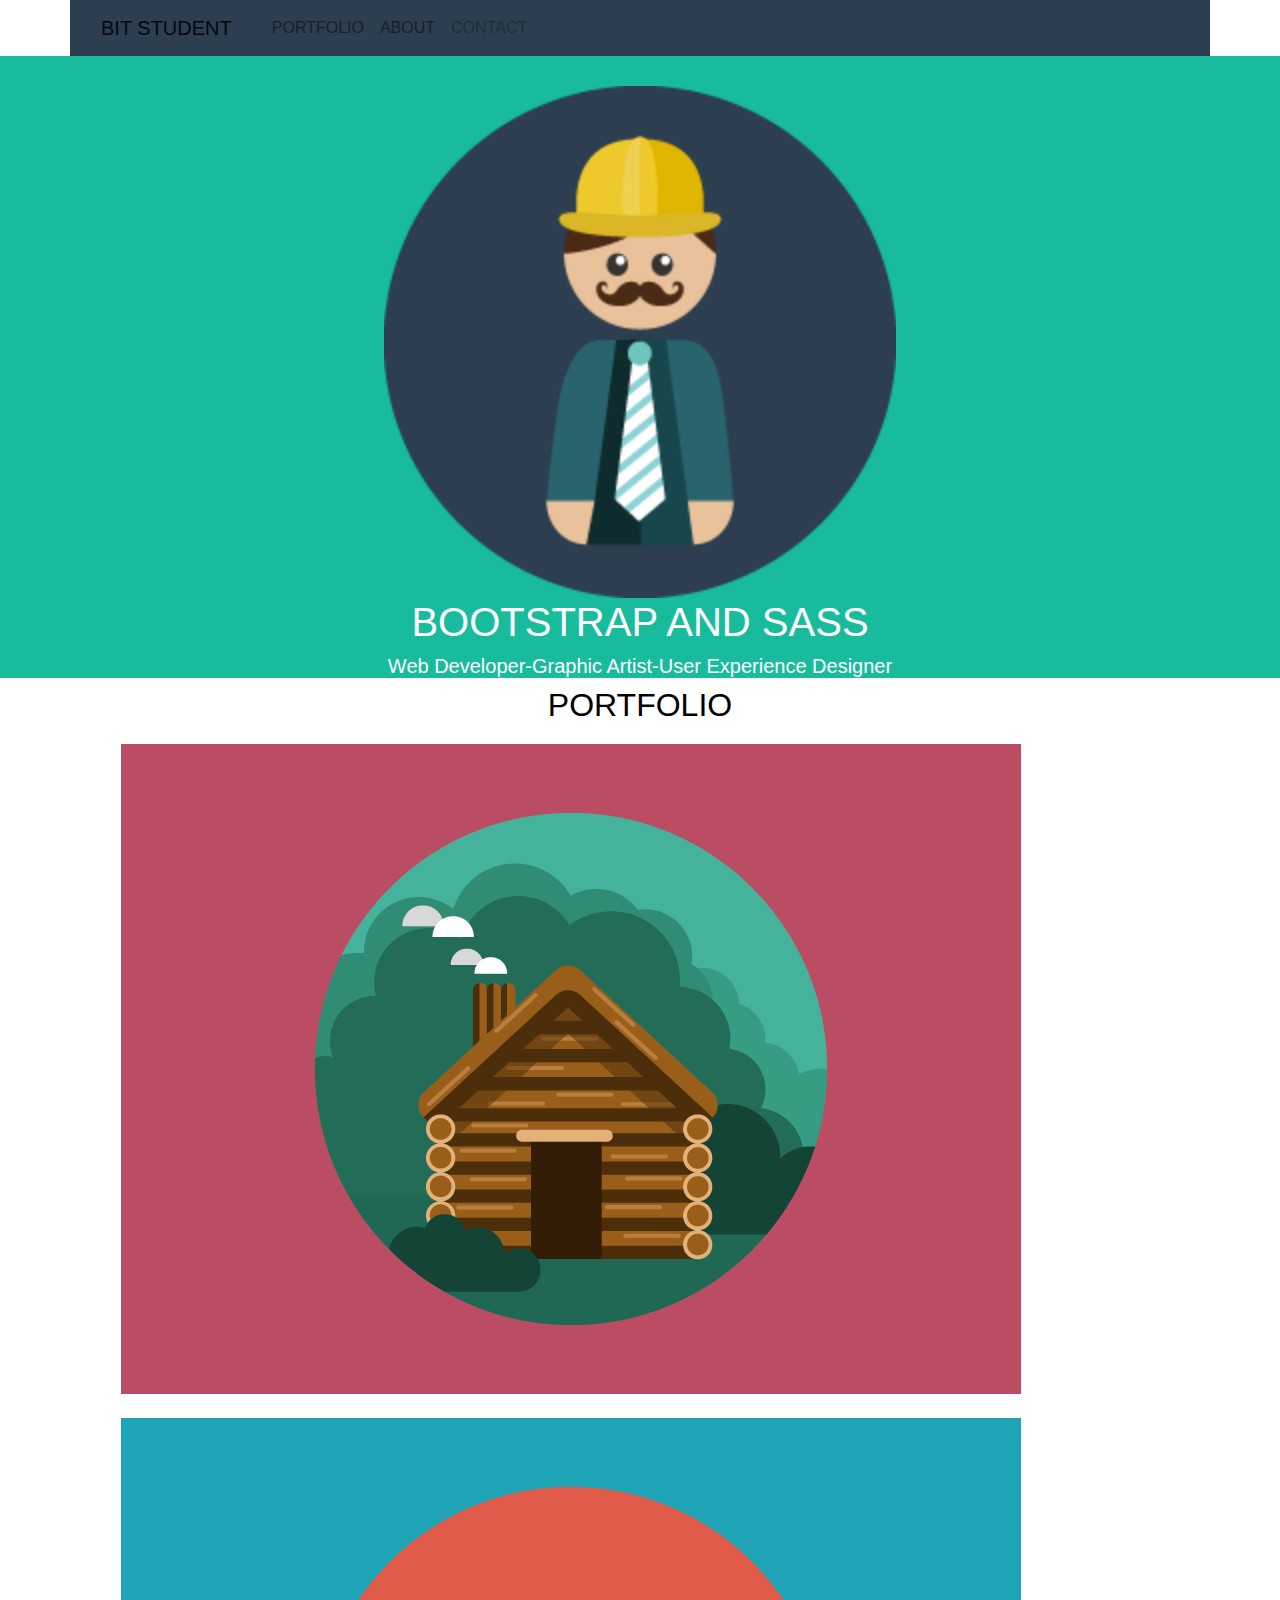
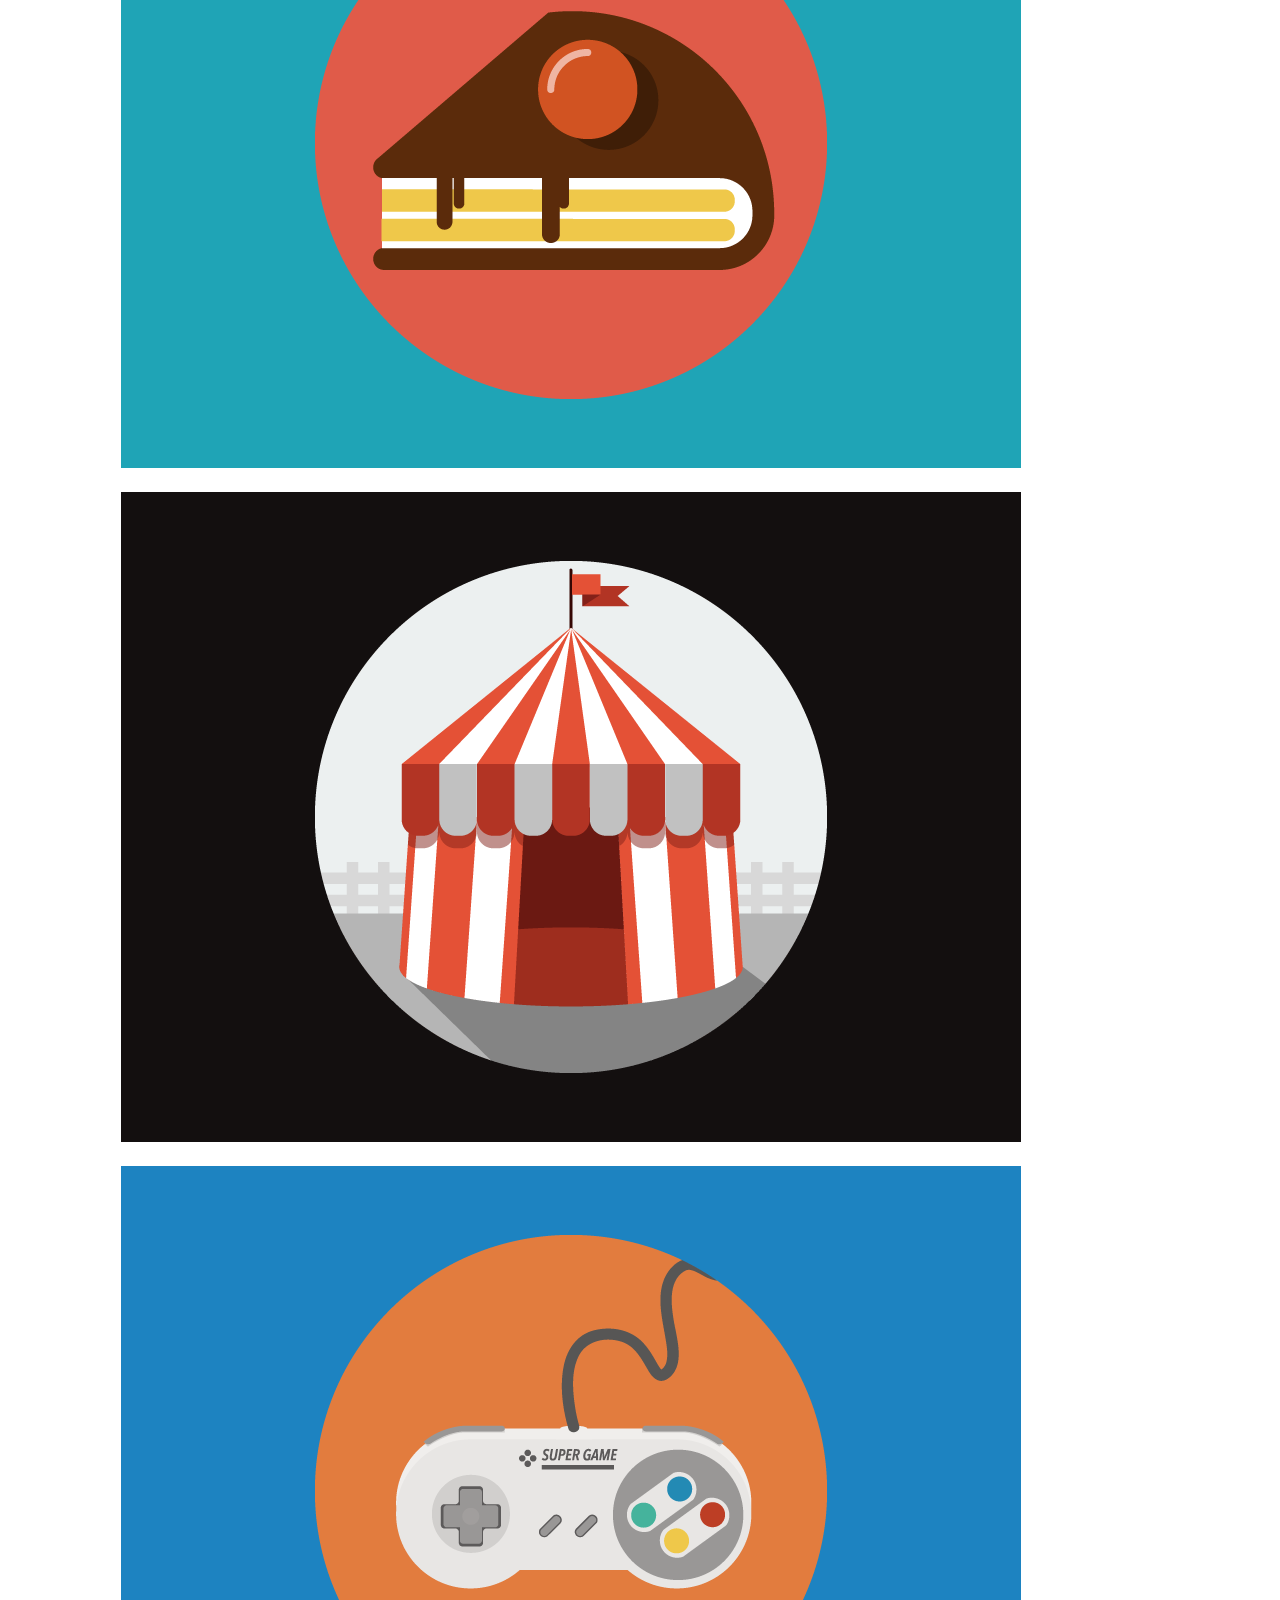
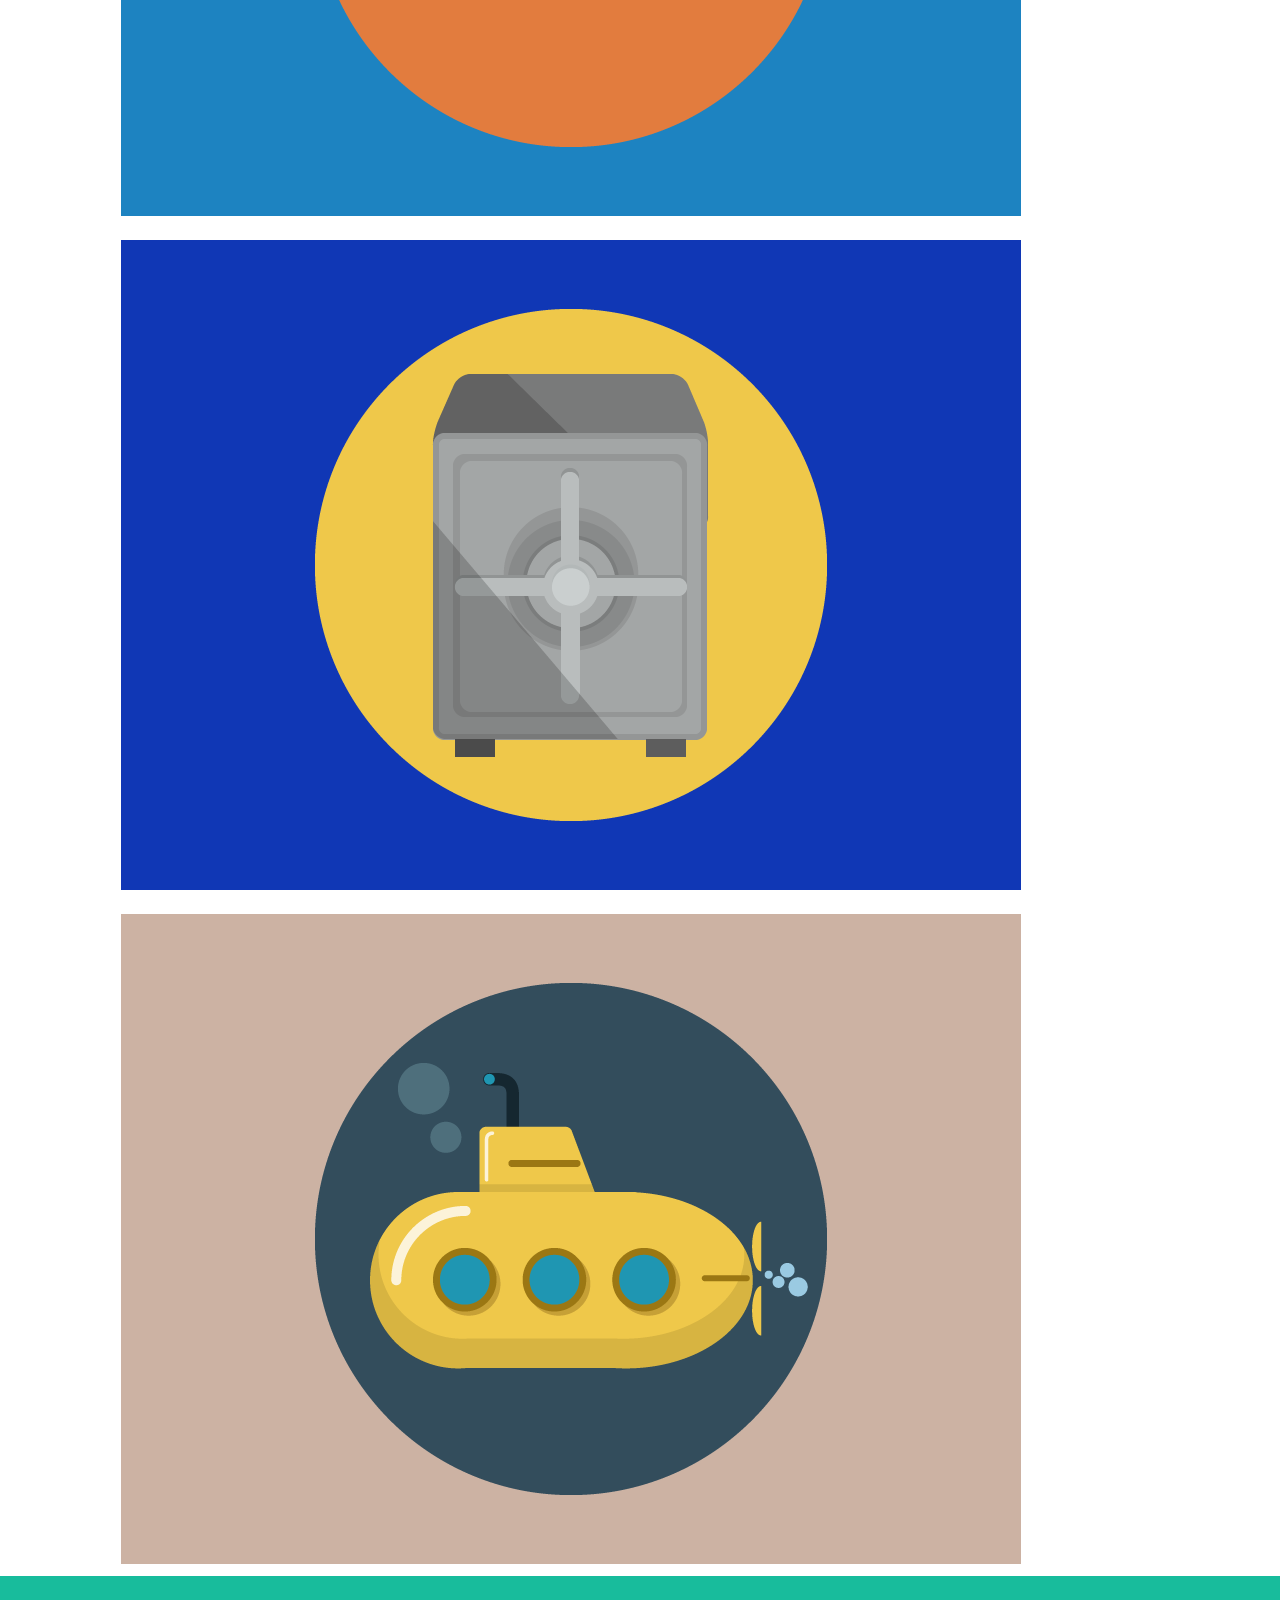
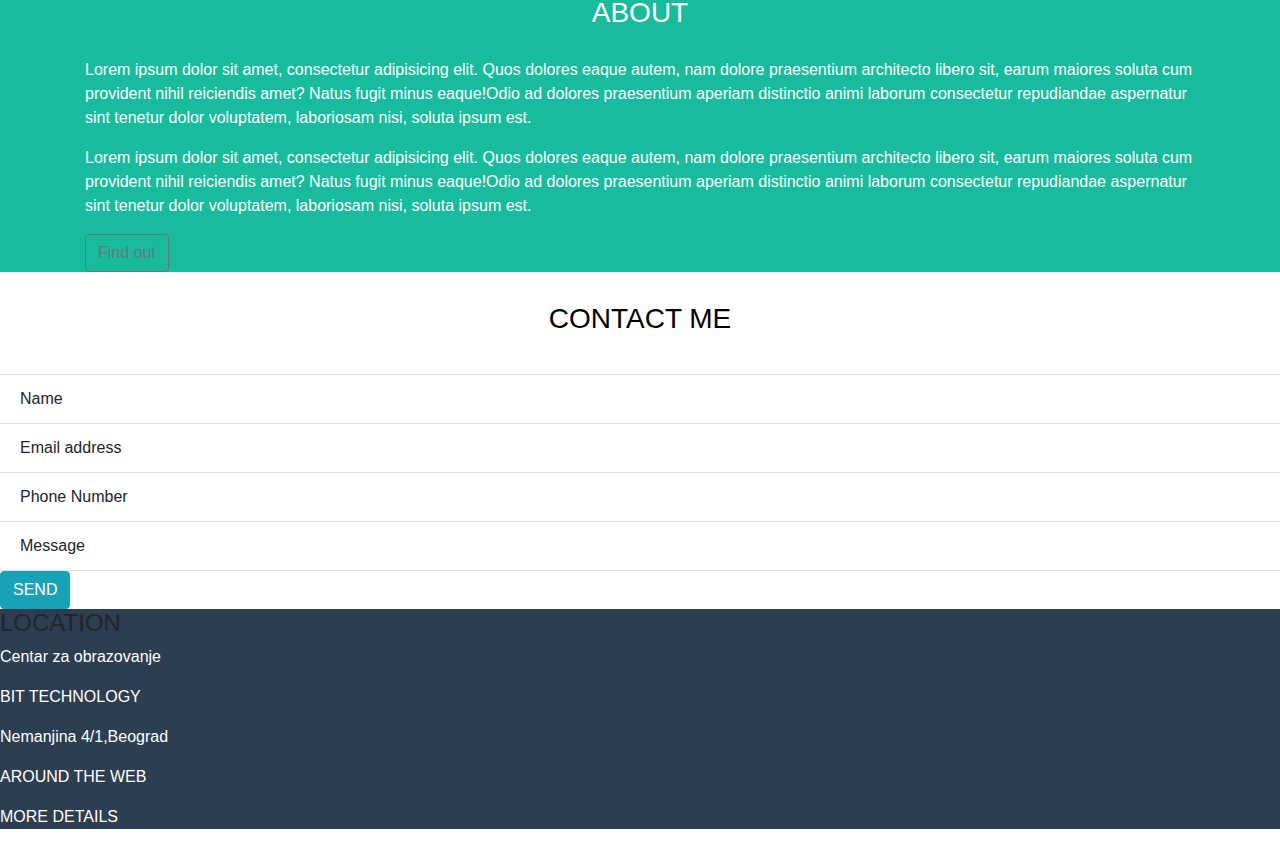
<file: bootstrap/Boot-project/index.html>
<!DOCTYPE html>
<html lang="en">

<head>
    <meta charset="UTF-8">
    <meta name="viewport" content="width=device-width, initial-scale=1.0">
    <meta http-equiv="X-UA-Compatible" content="ie=edge">
    <title>Document</title>


    <link rel="stylesheet" href="https://maxcdn.bootstrapcdn.com/bootstrap/4.0.0/css/bootstrap.min.css" integrity="sha384-Gn5384xqQ1aoWXA+058RXPxPg6fy4IWvTNh0E263XmFcJlSAwiGgFAW/dAiS6JXm"
        crossorigin="anonymous">
    <link rel="stylesheet" href="./css/main.css">
</head>

<body>
    <header class="container">
        <nav class="navbar navbar-expand-lg navbar-light">
            <a class="navbar-brand" href="#">BIT STUDENT</a>
            <button class="navbar-toggler" type="button" data-toggle="collapse" data-target="#navbarNavAltMarkup" aria-controls="navbarNavAltMarkup"
                aria-expanded="false" aria-label="Toggle navigation">MENU
                <span class="navbar-toggler-icon"></span>
            </button>
            <div class="collapse navbar-collapse" id="navbarNavAltMarkup">
                <div class="navbar-nav">
                    <a class="nav-item nav-link active" href="#">
                        <span class="sr-only">(current)</span>
                    </a>
                    <a class="nav-item nav-link" href="#">PORTFOLIO</a>
                    <a class="nav-item nav-link" href="#">ABOUT</a>
                    <a class="nav-item nav-link disabled" href="#">CONTACT</a>
                </div>
            </div>
        </nav>

    </header>
    <main>
        <section class="first">

            <img src="./img/profile.png" alt="">
            <h1>BOOTSTRAP AND SASS</h1>
            <h5>Web Developer-Graphic Artist-User Experience Designer</h5>
        </section>
        <section>
            <div class="containter">
                <h2>PORTFOLIO</h2>
                <div class="row">
                    <div class="col-10 offset-1">
                        <img src="./img/portfolio/cabin.png" alt="" class="img-fluid">
                    </div>
                    <div class="col-10 offset-1">
                        <img src="./img/portfolio/cake.png" alt="" class="img-fluid">
                    </div>
                    <div class="col-10 offset-1">
                        <img src="./img/portfolio/circus.png" alt="" class="img-fluid">
                    </div>
                    <div class="col-10 offset-1">
                        <img src="./img/portfolio/game.png" alt="" class="img-fluid">
                    </div>
                    <div class="col-10 offset-1">
                        <img src="./img/portfolio/safe.png" alt="" class="img-fluid">
                    </div>
                    <div class="col-10 offset-1">
                        <img src=" ./img/portfolio/submarine.png " alt=" " class="img-fluid">
                    </div>

                </div>
            </div>
        </section>
        <section class="third">
            <div>
                    <div class="container">
                <h3>ABOUT</h3>
                
                
                    <p>Lorem ipsum dolor sit amet, consectetur adipisicing elit. Quos dolores eaque autem, nam dolore praesentium
                        architecto libero sit, earum maiores soluta cum provident nihil reiciendis amet? Natus fugit minus
                        eaque!Odio ad dolores praesentium aperiam distinctio animi laborum consectetur repudiandae aspernatur
                        sint tenetur dolor voluptatem, laboriosam nisi, soluta ipsum est.
                    </p>

                    <p>Lorem ipsum dolor sit amet, consectetur adipisicing elit. Quos dolores eaque autem, nam dolore praesentium
                        architecto libero sit, earum maiores soluta cum provident nihil reiciendis amet? Natus fugit minus
                        eaque!Odio ad dolores praesentium aperiam distinctio animi laborum consectetur repudiandae aspernatur
                        sint tenetur dolor voluptatem, laboriosam nisi, soluta ipsum est.
                    </p>
             
            
                <button type="button" class="btn btn-outline-secondary">Find out</button>
            </div>
        </div>
        </section>

        <section>
            <h3 class="contact">CONTACT ME</h3>
            <ul class="list-group list-group-flush">
                <li class="list-group-item">Name</li>
                <li class="list-group-item">Email address</li>
                <li class="list-group-item">Phone Number</li>
                <li class="list-group-item">Message</li>
            </ul>
            <button type="button" class="btn btn-info">SEND</button>
        </section>
        <footer>
            <h4>LOCATION</h4>
            <p>Centar za obrazovanje</p>
            <p>BIT TECHNOLOGY</p>
            <p>Nemanjina 4/1,Beograd</p>
            <div class="web">
                <p>AROUND THE WEB</p>
                <i class="fab fa-facebook-f" data-fa-transform="shrink-3.5 down-1.6 right-1.25" data-fa-mask="fas fa-circle" style="background:MistyRose"></i>
                <p>MORE DETAILS</p>
            </div>

        </footer>


    </main>

    <script src="https://code.jquery.com/jquery-3.2.1.slim.min.js " integrity="sha384-KJ3o2DKtIkvYIK3UENzmM7KCkRr/rE9/Qpg6aAZGJwFDMVNA/GpGFF93hXpG5KkN "
        crossorigin="anonymous "></script>
    <script src="https://cdnjs.cloudflare.com/ajax/libs/popper.js/1.12.9/umd/popper.min.js " integrity="sha384-ApNbgh9B+Y1QKtv3Rn7W3mgPxhU9K/ScQsAP7hUibX39j7fakFPskvXusvfa0b4Q "
        crossorigin="anonymous "></script>
    <script src="https://maxcdn.bootstrapcdn.com/bootstrap/4.0.0/js/bootstrap.min.js " integrity="sha384-JZR6Spejh4U02d8jOt6vLEHfe/JQGiRRSQQxSfFWpi1MquVdAyjUar5+76PVCmYl "
        crossorigin="anonymous "></script>
</body>

</html>
</file>
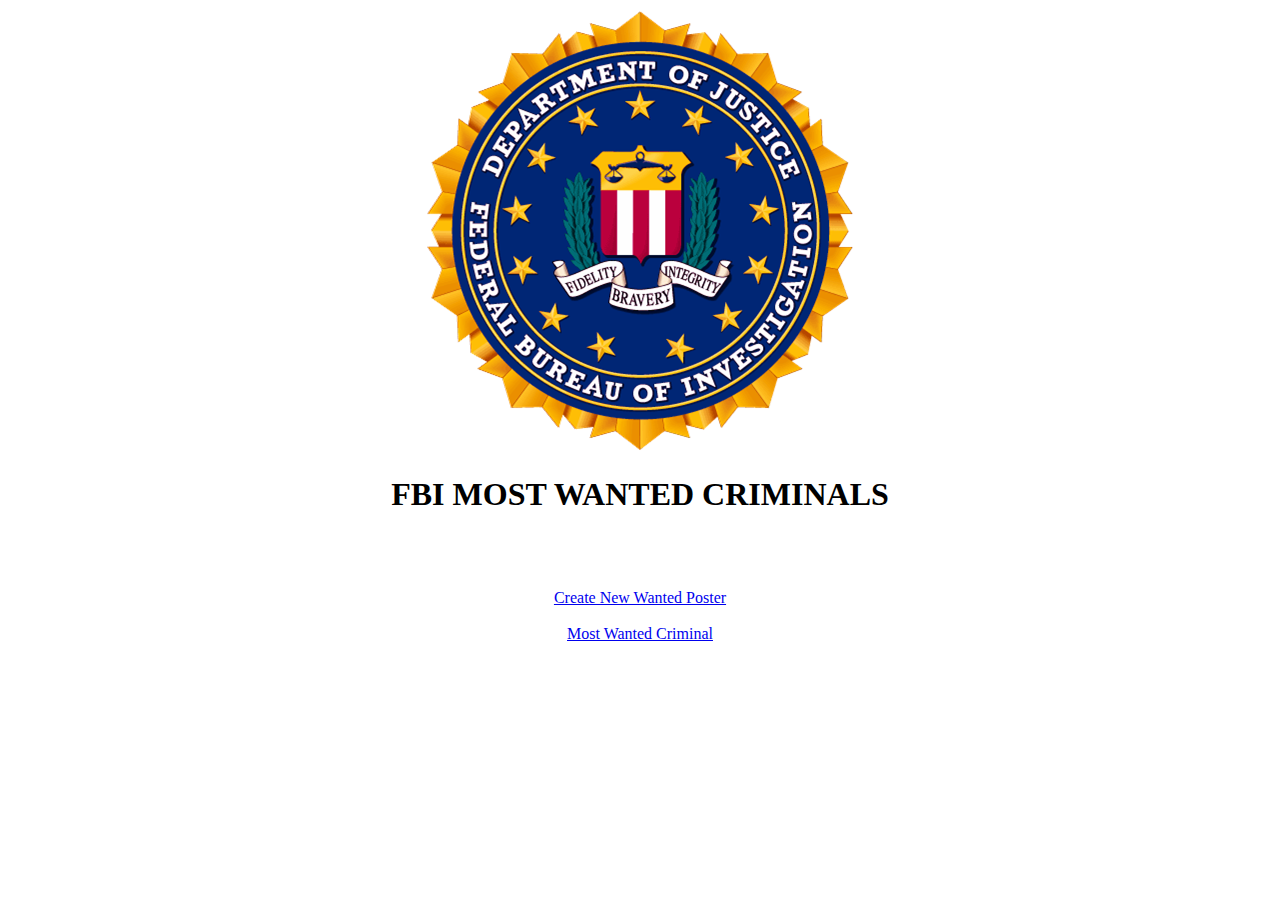
<file: HTML/project/index.html>
<!DOCTYPE html>
<html lang="en">
<head>
    <meta charset="UTF-8">
    <meta name="viewport" content="width=device-width, initial-scale=1.0">
    <meta http-equiv="X-UA-Compatible" content="ie=edge">
    <title>Most Wanted Criminals</title>
</head>
<body>
    <table width="100%">
        <tr>
            <td></td>
            <td width="960px" align="center">
                <img src="./images/fbi.png" alt="fbi img">
                <h1>FBI MOST WANTED CRIMINALS</h1>
                <br><br><br>
                <a href="./admin/create_new.html">Create New Wanted Poster</a>
                <br><br>
                <a href="./bart.html">Most Wanted Criminal</a>
            </td>
            <td></td>
        </tr>
    </table>
</body>
</html>
</file>
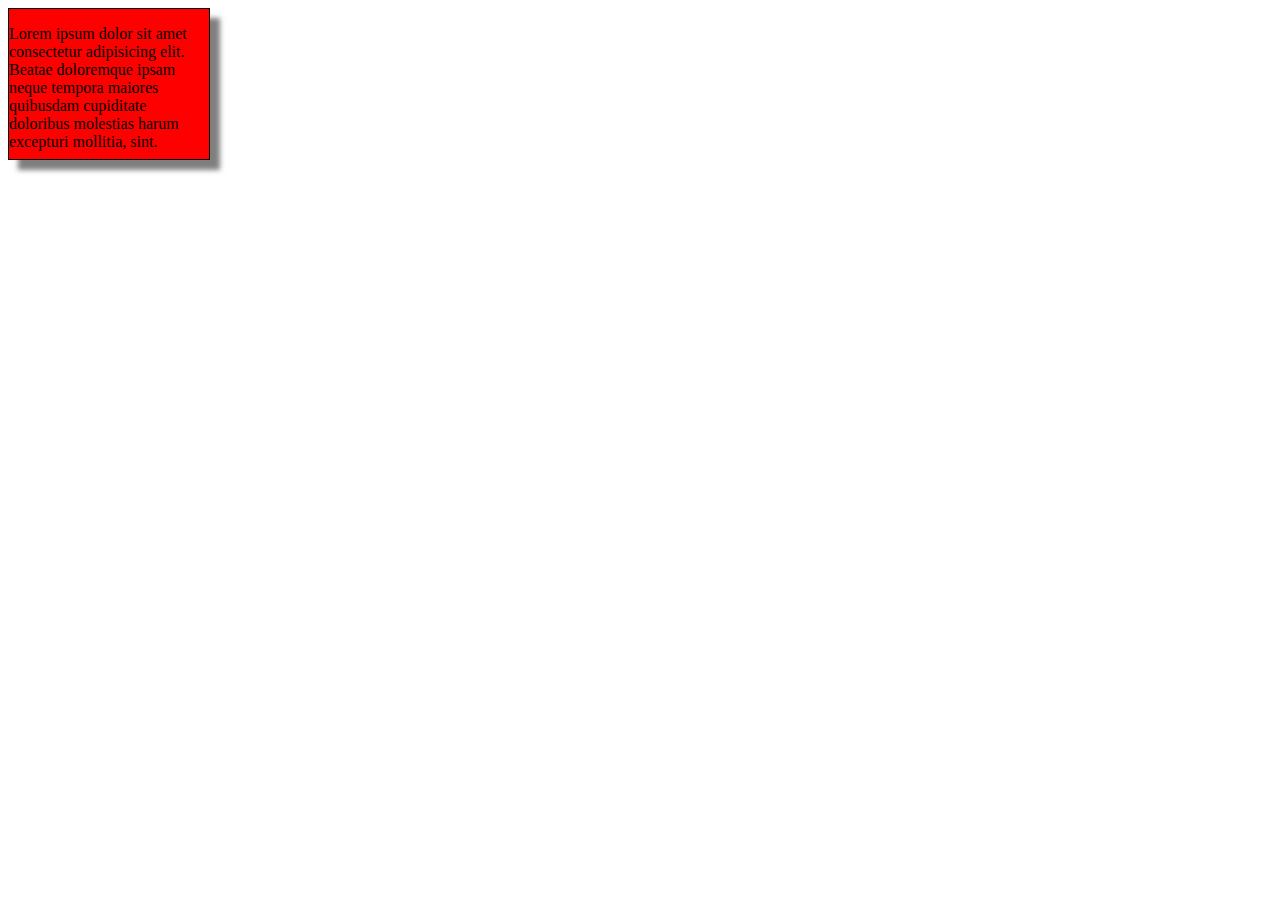
<file: SASS/Import/index.html>
<!DOCTYPE html>
<html lang="en">

<head>
    <meta charset="UTF-8">
    <meta name="viewport" content="width=device-width, initial-scale=1.0">
    <meta http-equiv="X-UA-Compatible" content="ie=edge">
    <title>Document</title>
    <link rel="stylesheet" href="./style.css">
</head>

<body>
    <div>
        <p>Lorem ipsum dolor sit amet consectetur adipisicing elit. Beatae doloremque ipsam neque tempora maiores quibusdam
            cupiditate doloribus molestias harum excepturi mollitia, sint.
        </p>
    </div>
</body>

</html>
</file>
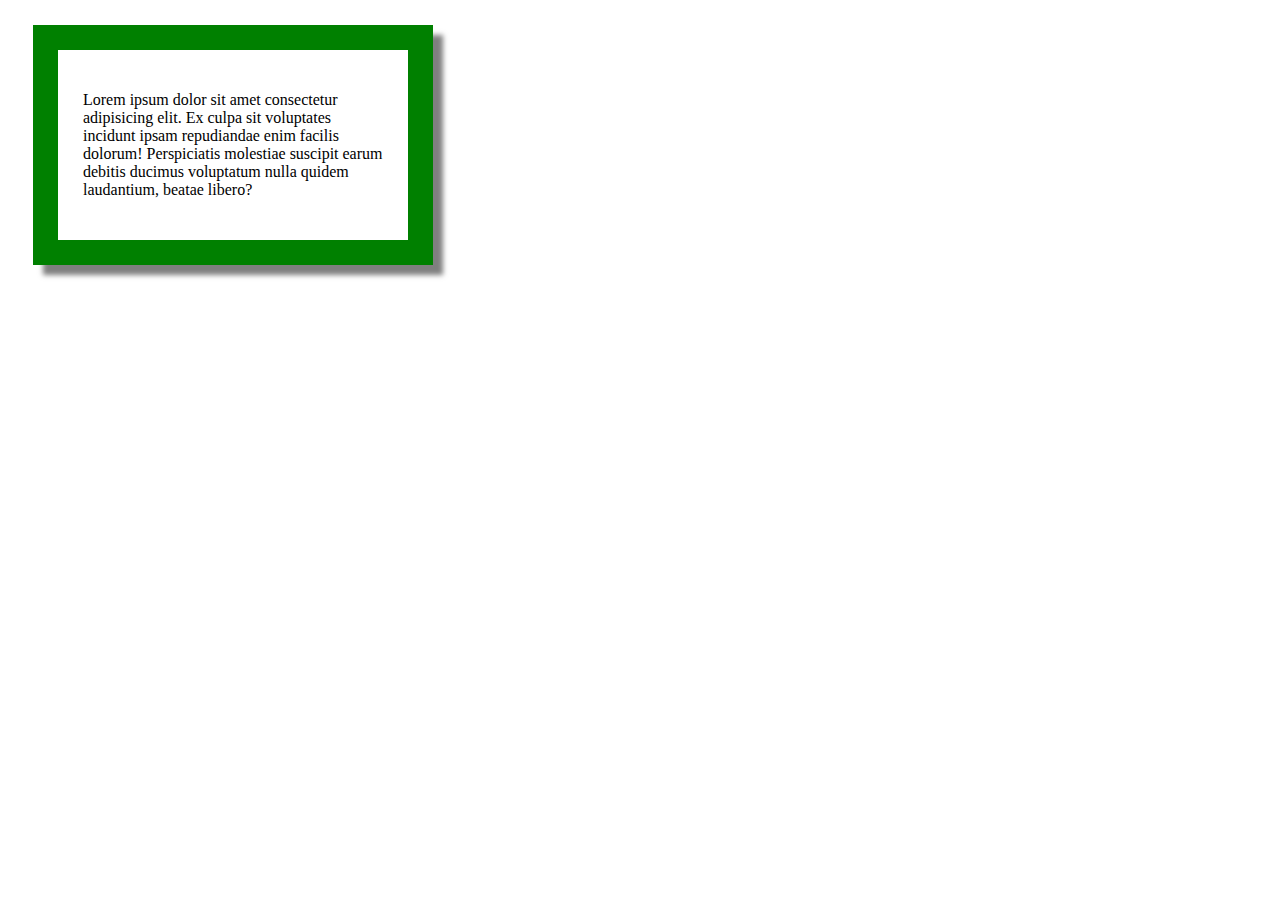
<file: SASS/mixins/index.html>
<!DOCTYPE html>
<html lang="en">

<head>
    <meta charset="UTF-8">
    <meta name="viewport" content="width=device-width, initial-scale=1.0">
    <meta http-equiv="X-UA-Compatible" content="ie=edge">
    <title>Document</title>
    <link rel="stylesheet" href="./stayle.css">
</head>


<body>
    <div>
    <p>Lorem ipsum dolor sit amet consectetur adipisicing elit. Ex culpa sit voluptates incidunt ipsam repudiandae enim facilis
        dolorum! Perspiciatis molestiae suscipit earum debitis ducimus voluptatum nulla quidem laudantium, beatae libero?
    </p>
</div>
</body>

</html>
</file>
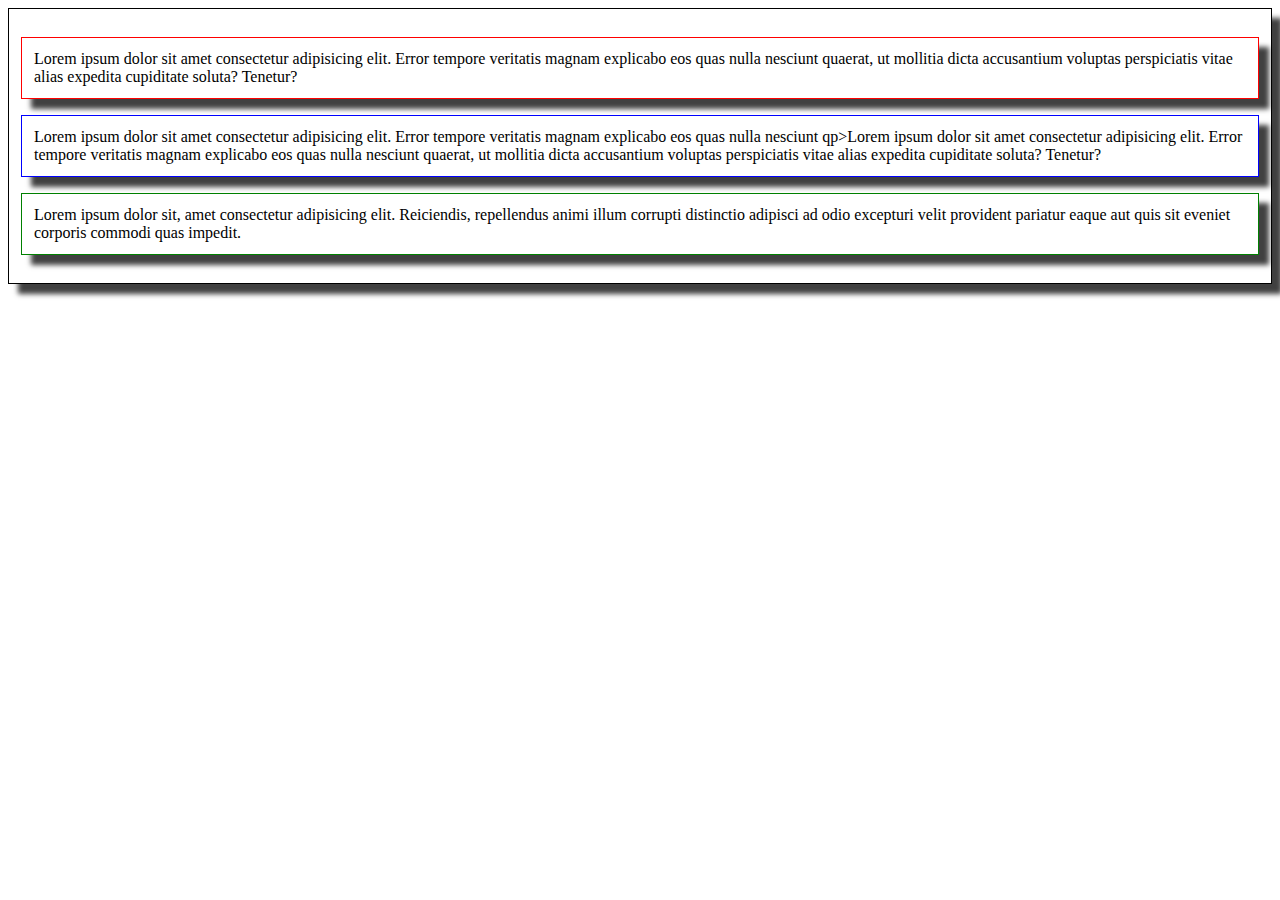
<file: SASS/operators/index.html>
<!DOCTYPE html>
<html lang="en">

<head>
    <meta charset="UTF-8">
    <meta name="viewport" content="width=device-width, initial-scale=1.0">
    <meta http-equiv="X-UA-Compatible" content="ie=edge">
    <title>Document</title>
    <link rel="stylesheet" href="style.css">
</head>

<body>
    <div class="border">
        <p class="red">Lorem ipsum dolor sit amet consectetur adipisicing elit. Error tempore veritatis magnam explicabo eos quas nulla
            nesciunt quaerat, ut mollitia dicta accusantium voluptas perspiciatis vitae alias expedita cupiditate soluta?
            Tenetur?</p>
        <p class="blue">Lorem ipsum dolor sit amet consectetur adipisicing elit. Error tempore veritatis magnam explicabo eos quas nulla
            nesciunt qp>Lorem ipsum dolor sit amet consectetur adipisicing elit. Error tempore veritatis magnam explicabo
            eos quas nulla nesciunt quaerat, ut mollitia dicta accusantium voluptas perspiciatis vitae alias expedita cupiditate
            soluta? Tenetur?</p>
        <p class="green">Lorem ipsum dolor sit, amet consectetur adipisicing elit. Reiciendis, repellendus animi illum corrupti distinctio
            adipisci ad odio excepturi velit provident pariatur eaque aut quis sit eveniet corporis commodi quas impedit.</p>
    </div>
</body>

</html>
</file>
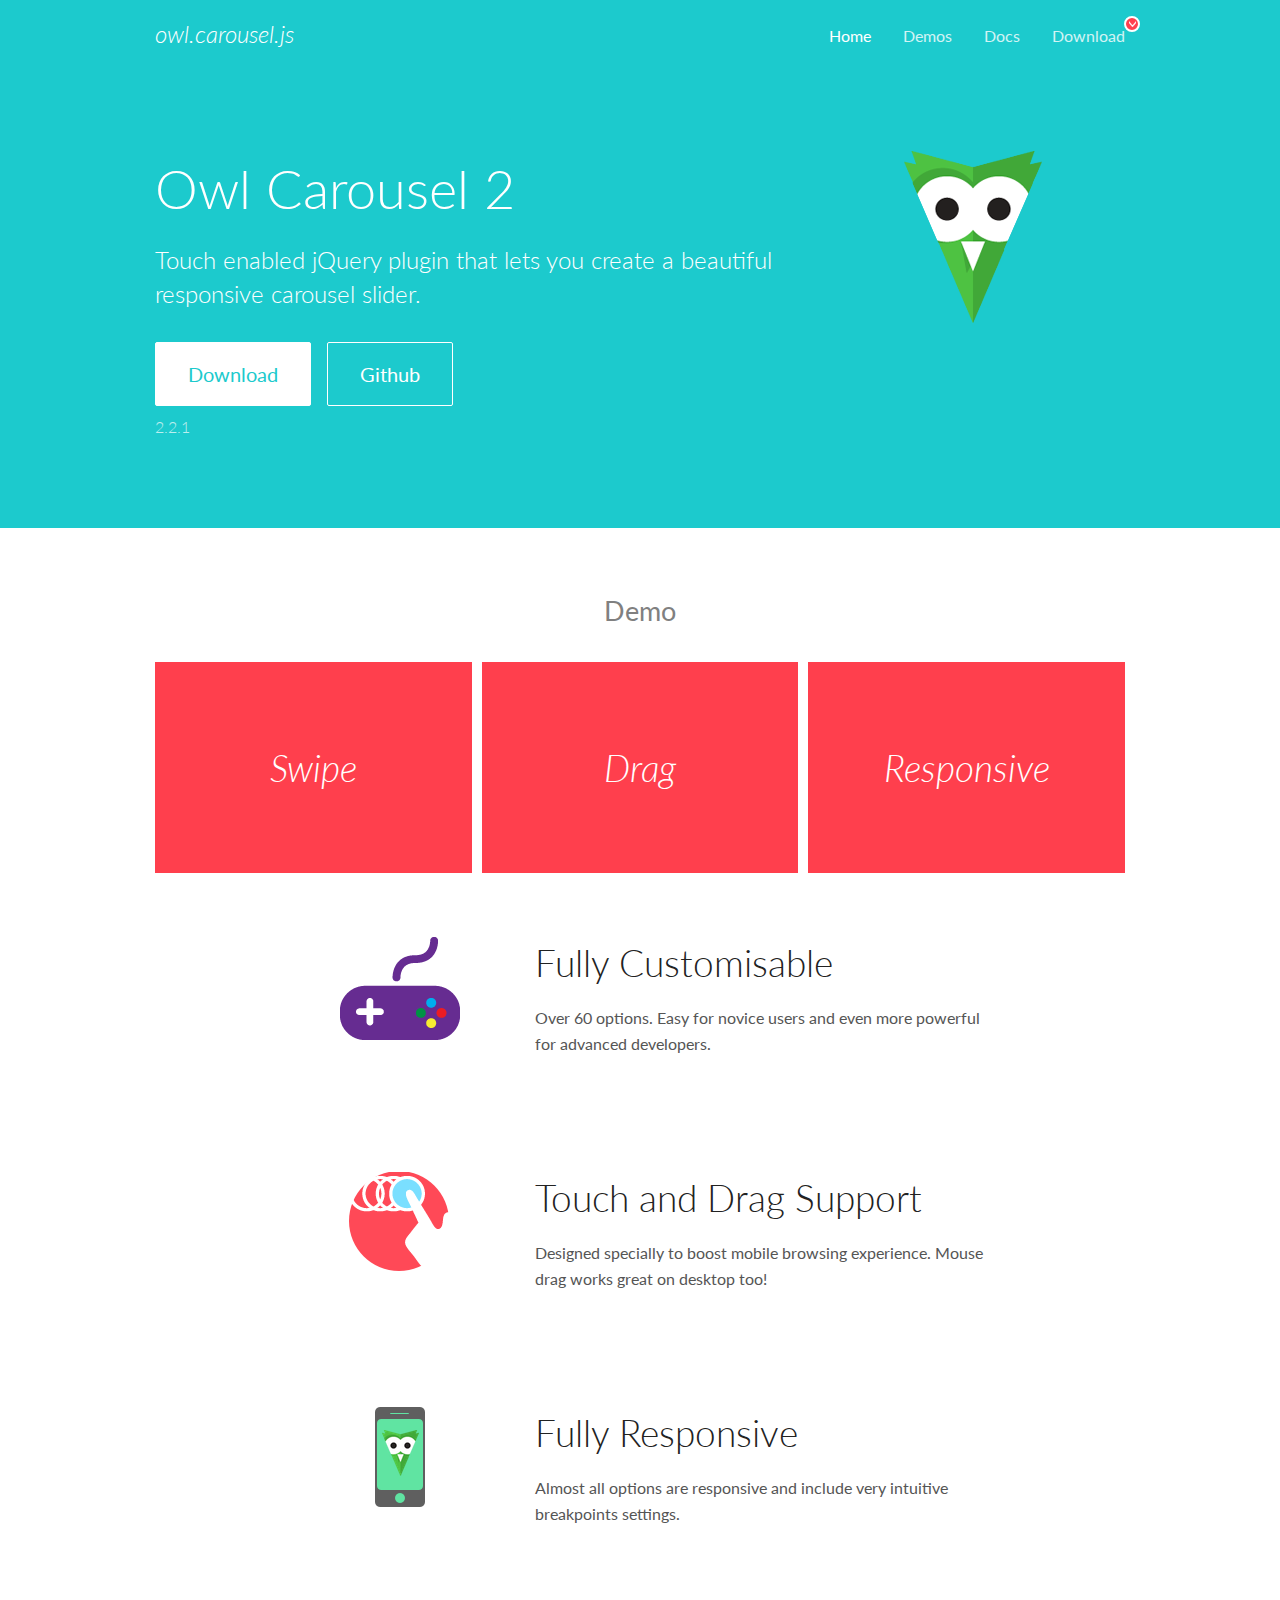
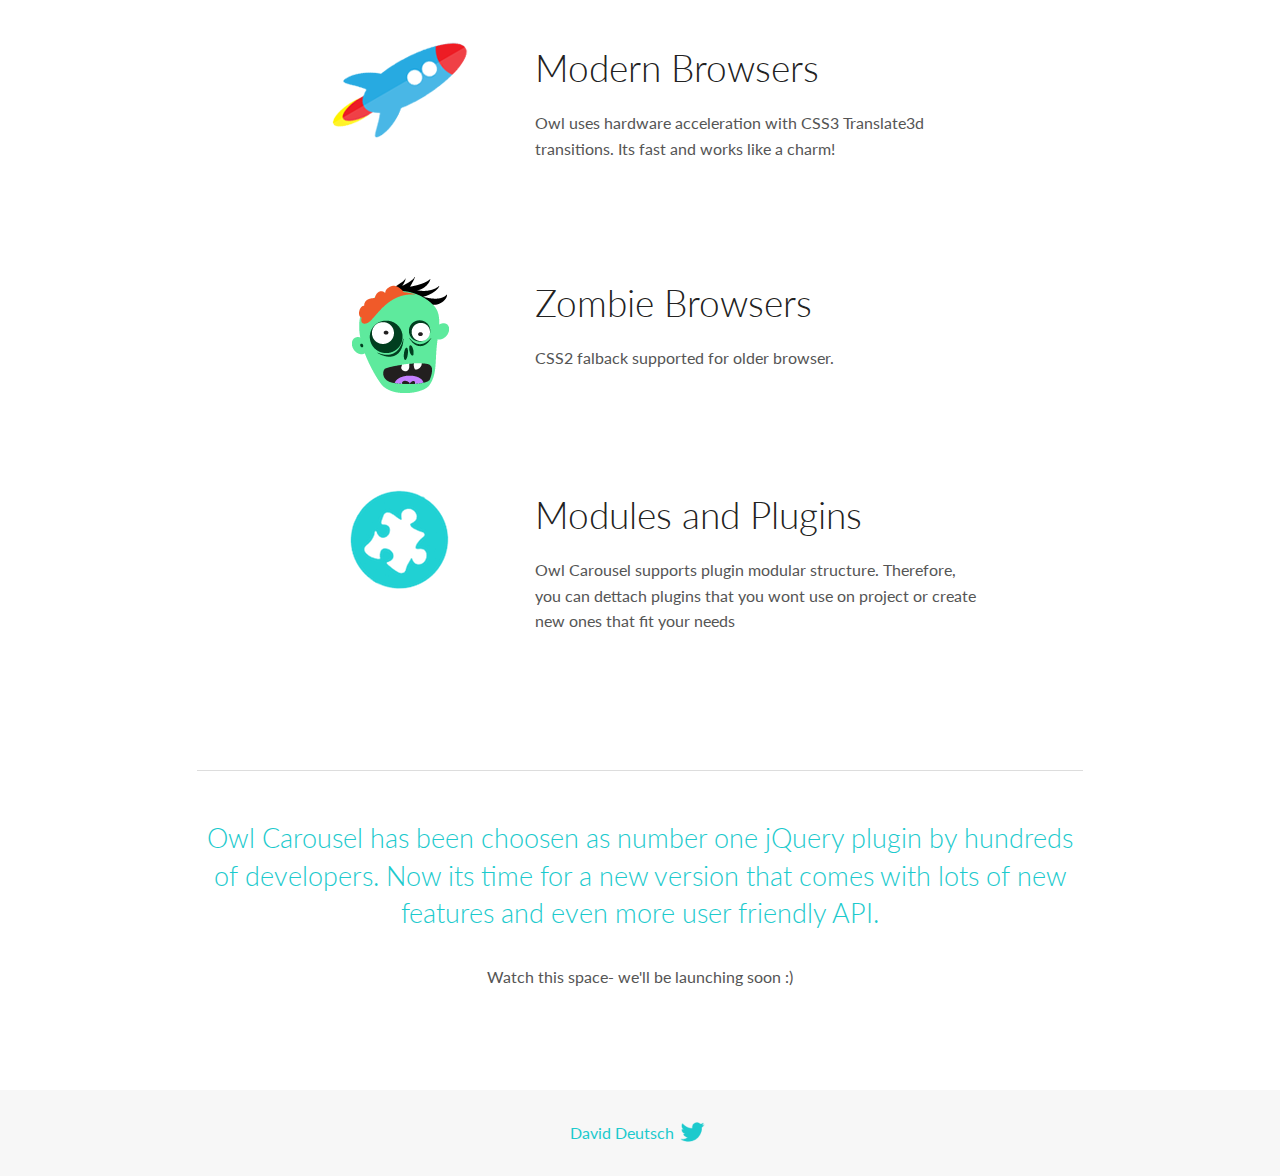
<file: jQUERY/treci dan/OwlCarousel2-2.2.1/docs/index.html>
<!DOCTYPE html>
<html lang="en">
  <head>

    <!-- head -->
    <meta charset="utf-8">
    <meta name="msapplication-tap-highlight" content="no" />
    <meta name="viewport" content="width=device-width, initial-scale=1.0" />
    <meta name="description" content="Touch enabled jQuery plugin that lets you create beautiful responsive carousel slider.">
    <meta name="author" content="David Deutsch">
    <title>
      Home | Owl Carousel | 2.2.1
    </title>

    <!-- Stylesheets -->
    <link href='https://fonts.googleapis.com/css?family=Lato:300,400,700,400italic,300italic' rel='stylesheet' type='text/css'>
    <link rel="stylesheet" href="assets/css/docs.theme.min.css">

    <!-- Owl Stylesheets -->
    <link rel="stylesheet" href="assets/owlcarousel/assets/owl.carousel.min.css">
    <link rel="stylesheet" href="assets/owlcarousel/assets/owl.theme.default.min.css">

    <!-- HTML5 shim and Respond.js IE8 support of HTML5 elements and media queries -->

    <!--[if lt IE 9]>
      <script src="https://oss.maxcdn.com/libs/html5shiv/3.7.0/html5shiv.js"></script>
      <script src="https://oss.maxcdn.com/libs/respond.js/1.3.0/respond.min.js"></script>
    <![endif]-->

    <!-- Favicons -->
    <link rel="apple-touch-icon-precomposed" sizes="144x144" href="assets/ico/apple-touch-icon-144-precomposed.png">
    <link rel="shortcut icon" href="assets/ico/favicon.png">
    <link rel="shortcut icon" href="favicon.ico">

    <!-- Yeah i know js should not be in header. Its required for demos.-->

    <!-- javascript -->
    <script src="assets/vendors/jquery.min.js"></script>
    <script src="assets/owlcarousel/owl.carousel.js"></script>
  </head>
  <body>

    <!-- header -->
    <header class="header">
      <div class="row">
        <div class="large-12 columns">
          <div class="brand left">
            <h3>
              <a href="/OwlCarousel2/">owl.carousel.js</a> 
            </h3>
          </div>
          <a id="toggle-nav" class="right">
            <span></span> <span></span> <span></span> 
          </a> 
          <div class="nav-bar">
            <ul class="clearfix">
              <li class="active">
                <a href="/OwlCarousel2/index.html">Home</a> 
              </li>
              <li> <a href="/OwlCarousel2/demos/demos.html">Demos</a>  </li>
              <li> <a href="/OwlCarousel2/docs/started-welcome.html">Docs</a>  </li>
              <li>
                <a href="https://github.com/OwlCarousel2/OwlCarousel2/archive/2.2.1.zip">Download</a> 
                <span class="download"></span> 
              </li>
            </ul>
          </div>
        </div>
      </div>
    </header>

    <!-- home panel -->
    <section id="hero">
      <div class="row">
        <div class="large-8 medium-8 columns">
          <h1>Owl Carousel 2</h1>
          <h4>Touch enabled jQuery plugin that lets you create a beautiful responsive carousel slider.</h4>
          <a href="https://github.com/OwlCarousel2/OwlCarousel2/archive/2.2.1.zip" class="hero-button">Download</a> 
          <a href="https://github.com/OwlCarousel2/OwlCarousel2" class="hero-button outline">Github</a> 
          <p>2.2.1</p>
        </div>
        <div class="large-4 medium-4 columns">
          <img class="owl-logo" src="assets/img/owl-logo.png" alt="mr. Owl">
        </div>
      </div>
    </section>

    <!-- body -->
    <div class="home-demo">
      <div class="row">
        <div class="large-12 columns">
          <h3>Demo</h3>
          <div class="owl-carousel">
            <div class="item">
              <h2>Swipe</h2>
            </div>
            <div class="item">
              <h2>Drag</h2>
            </div>
            <div class="item">
              <h2>Responsive</h2>
            </div>
            <div class="item">
              <h2>CSS3</h2>
            </div>
            <div class="item">
              <h2>Fast</h2>
            </div>
            <div class="item">
              <h2>Easy</h2>
            </div>
            <div class="item">
              <h2>Free</h2>
            </div>
            <div class="item">
              <h2>Upgradable</h2>
            </div>
            <div class="item">
              <h2>Tons of options</h2>
            </div>
            <div class="item">
              <h2>Infinity</h2>
            </div>
            <div class="item">
              <h2>Auto Width</h2>
            </div>
          </div>
        </div>
      </div>
    </div>
    <script>
      var owl = $('.owl-carousel');
      owl.owlCarousel({
        margin: 10,
        loop: true,
        responsive: {
          0: {
            items: 1
          },
          600: {
            items: 2
          },
          1000: {
            items: 3
          }
        }
      })
    </script>

    <!-- features -->
    <div id="features">
      <div class="row">
        <div class="small-12 medium-9 small-centered columns">
          <section class="row feature">
            <div class="medium-4 small-12 columns">
              <img src="assets/img/feature-options.png" alt="">
            </div>
            <div class="medium-8 small-12 columns">
              <h2>Fully Customisable</h2>
              <p>Over 60 options. Easy for novice users and even more powerful for advanced developers.</p>
            </div>
          </section>
          <section class="row feature">
            <div class="medium-4 small-12 columns">
              <img src="assets/img/feature-drag.png" alt="">
            </div>
            <div class="medium-8 small-12 columns">
              <h2>Touch and Drag Support</h2>
              <p>Designed specially to boost mobile browsing experience. Mouse drag works great on desktop too!</p>
            </div>
          </section>
          <section class="row feature">
            <div class="medium-4 small-12 columns">
              <img src="assets/img/feature-responsive.png" alt="">
            </div>
            <div class="medium-8 small-12 columns">
              <h2>Fully Responsive</h2>
              <p>Almost all options are responsive and include very intuitive breakpoints settings.</p>
            </div>
          </section>
          <section class="row feature">
            <div class="medium-4 small-12 columns">
              <img src="assets/img/feature-modern.png" alt="">
            </div>
            <div class="medium-8 small-12 columns">
              <h2>Modern Browsers</h2>
              <p>Owl uses hardware acceleration with CSS3 Translate3d transitions. Its fast and works like a charm! </p>
            </div>
          </section>
          <section class="row feature">
            <div class="medium-4 small-12 columns">
              <img src="assets/img/feature-zombie.png" alt="">
            </div>
            <div class="medium-8 small-12 columns">
              <h2>Zombie Browsers</h2>
              <p>CSS2 falback supported for older browser.</p>
            </div>
          </section>
          <section class="row feature">
            <div class="medium-4 small-12 columns">
              <img src="assets/img/feature-module.png" alt="">
            </div>
            <div class="medium-8 small-12 columns">
              <h2>Modules and Plugins</h2>
              <p>Owl Carousel supports plugin modular structure. Therefore, you can dettach plugins that you wont use on project or create new ones that fit your needs</p>
            </div>
          </section>
        </div>
      </div>
    </div>

    <!-- footer -->
    <section id="teaser-text">
      <div class="row">
        <div class="small-12 medium-11 small-centered columns">
          <hr>
          <h3 id="owl-carousel-has-been-choosen-as-number-one-jquery-plugin-by-hundreds-of-developers-now-its-time-for-a-new-version-that-comes-with-lots-of-new-features-and-even-more-user-friendly-api-">Owl Carousel has been choosen as number one jQuery plugin by hundreds of developers. Now its time for a new version that comes with lots of new features and even more user friendly API.</h3>
          <p>Watch this space- we&#39;ll be launching soon :)</p>
        </div>
      </div>
    </section>

    <!-- footer -->
    <footer class="footer">
      <div class="row">
        <div class="large-12 columns">
          <h5>
            <a href="/OwlCarousel2/docs/support-contact.html">David Deutsch</a> 
            <a id="custom-tweet-button" href="https://twitter.com/share?url=https://github.com/OwlCarousel2/OwlCarousel2&text=Owl Carousel - This is so awesome! " target="_blank"></a> 
          </h5>
        </div>
      </div>
    </footer>

    <!-- vendors -->
    <script src="assets/vendors/highlight.js"></script>
    <script src="assets/js/app.js"></script>
  </body>
</html>
</file>
<file: bootstrap/Boot-project/css/main.css>
.first {
  background-color: #18bc9c; }

section > img {
  width: 40%;
  display: block;
  margin: 0 auto;
  padding-top: 30px; }

h1 {
  color: white;
  text-align: center; }

h5 {
  color: white;
  text-align: center; }

.contact {
  color: black;
  text-align: center;
  padding: 30px; }

footer {
  background-color: #2c3e50; }

header {
  background-color: #2c3e50;
  color: white; }

.navbar-nav {
  float: right;
  color: white; }

.backgroundnav .navbar-brand {
  background-color: #2c3e50;
  color: white; }

.dropdown-toggle {
  background-color: #18bc9c; }

h2 {
  text-align: center;
  color: black; }

.img-fluid {
  padding: 12px; }

h3 {
  text-align: center;
  color: white;
  padding-bottom: 20px;
  padding-top: 20px; }

.third {
  background-color: #18bc9c;
  margin: 0 auto; }

p {
  color: white; }

article {
  margin: 20px 30px 0 30px; }

/*# sourceMappingURL=main.css.map */
</file>
<file: SASS/Import/style.css>
div {
  background-color: red;
  border: 1px solid black; }

div {
  -webkit-box-shadow: 10px 10px 5px 0px rgba(0, 0, 0, 0.5);
  -moz-box-shadow: 10px 10px 5px 0px rgba(0, 0, 0, 0.5);
  box-shadow: 10px 10px 5px 0px rgba(0, 0, 0, 0.5);
  width: 200px;
  height: 150px; }

/*# sourceMappingURL=style.css.map */
</file>
<file: SASS/mixins/stayle.css>
div {
  width: 300px;
  border: 25px solid green;
  padding: 25px;
  margin: 25px;
  -webkit-box-shadow: 10px 10px 5px 0px rgba(0, 0, 0, 0.5);
  -moz-box-shadow: 10px 10px 5px 0px rgba(0, 0, 0, 0.5);
  box-shadow: 10px 10px 5px 0px rgba(0, 0, 0, 0.5); }

/*# sourceMappingURL=stayle.css.map */
</file>
<file: SASS/operators/style.css>
.border, .red, .blue, .green {
  border: 1px solid;
  padding: 12px;
  box-shadow: 10px 10px 5px 0px rgba(0, 0, 0, 0.75); }

.red {
  border-color: red; }

.blue {
  border-color: blue; }

.green {
  border-color: green; }

/*# sourceMappingURL=style.css.map */
</file>
